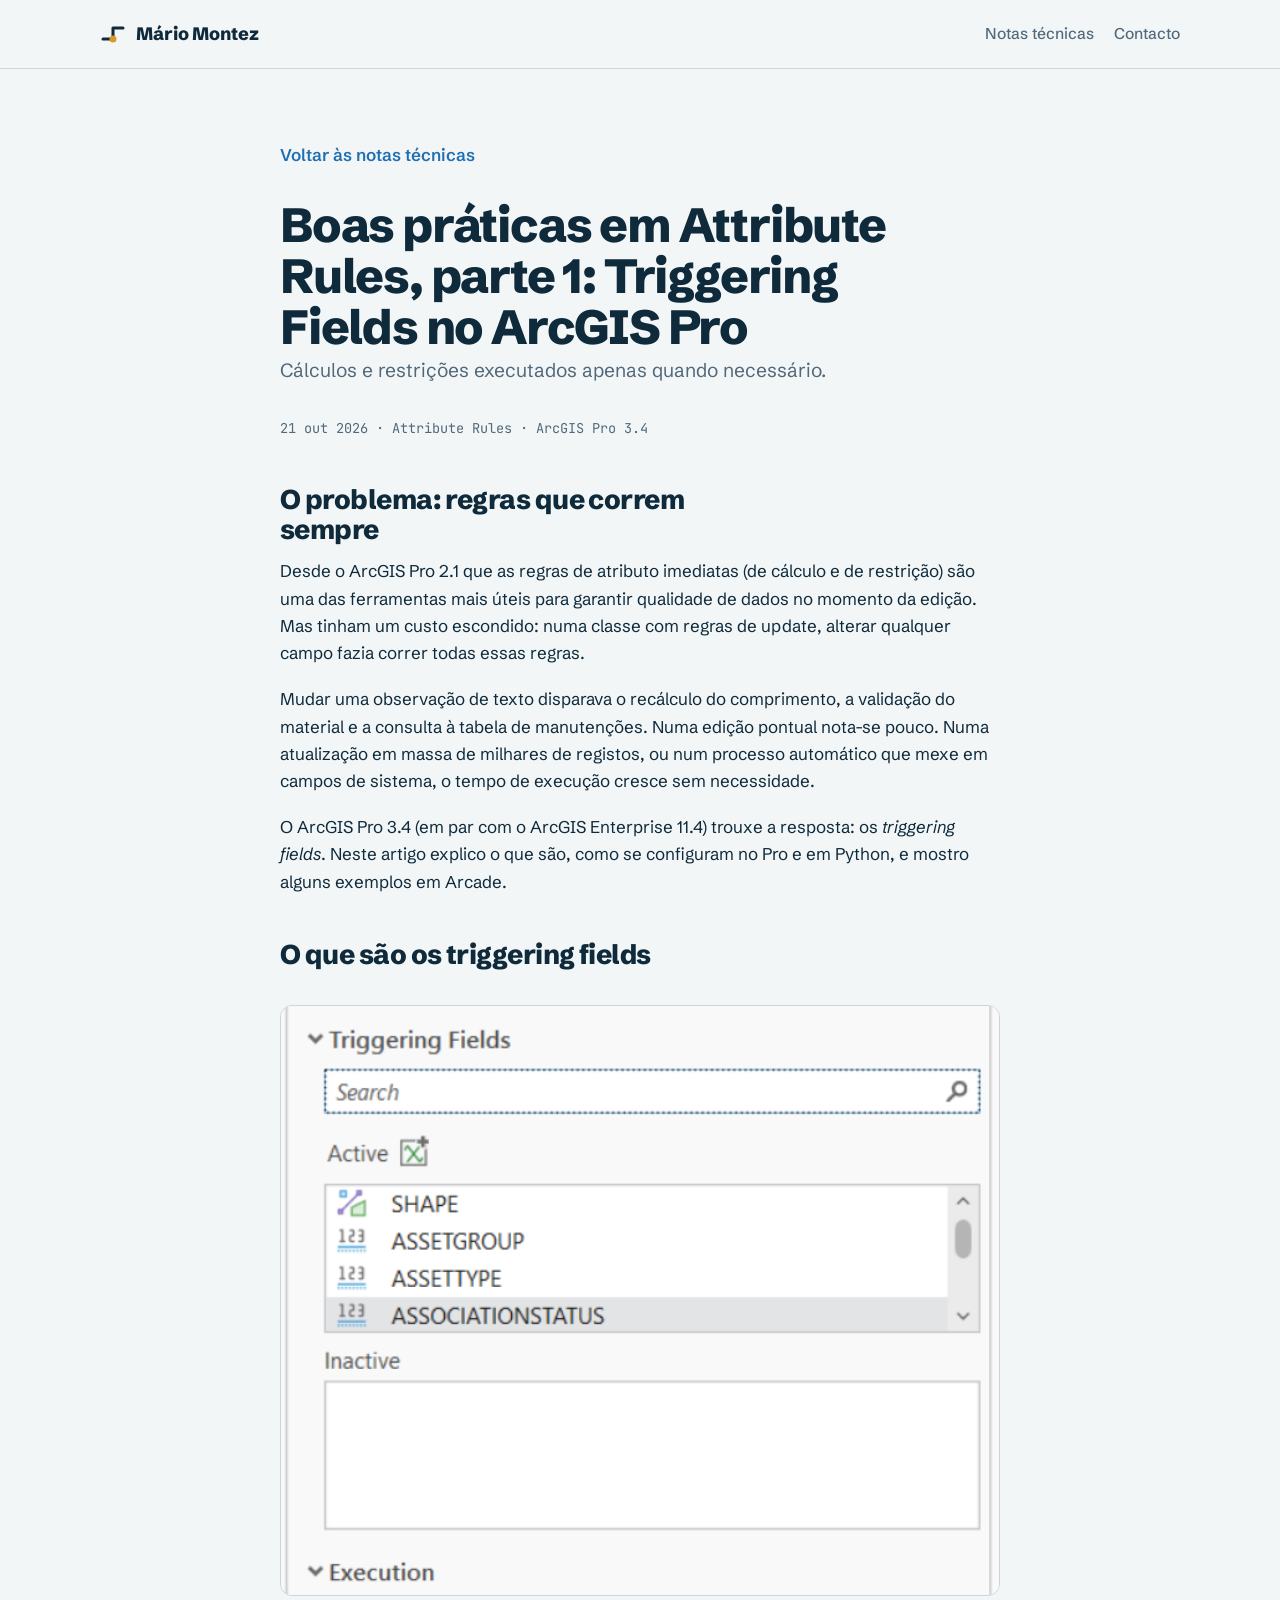
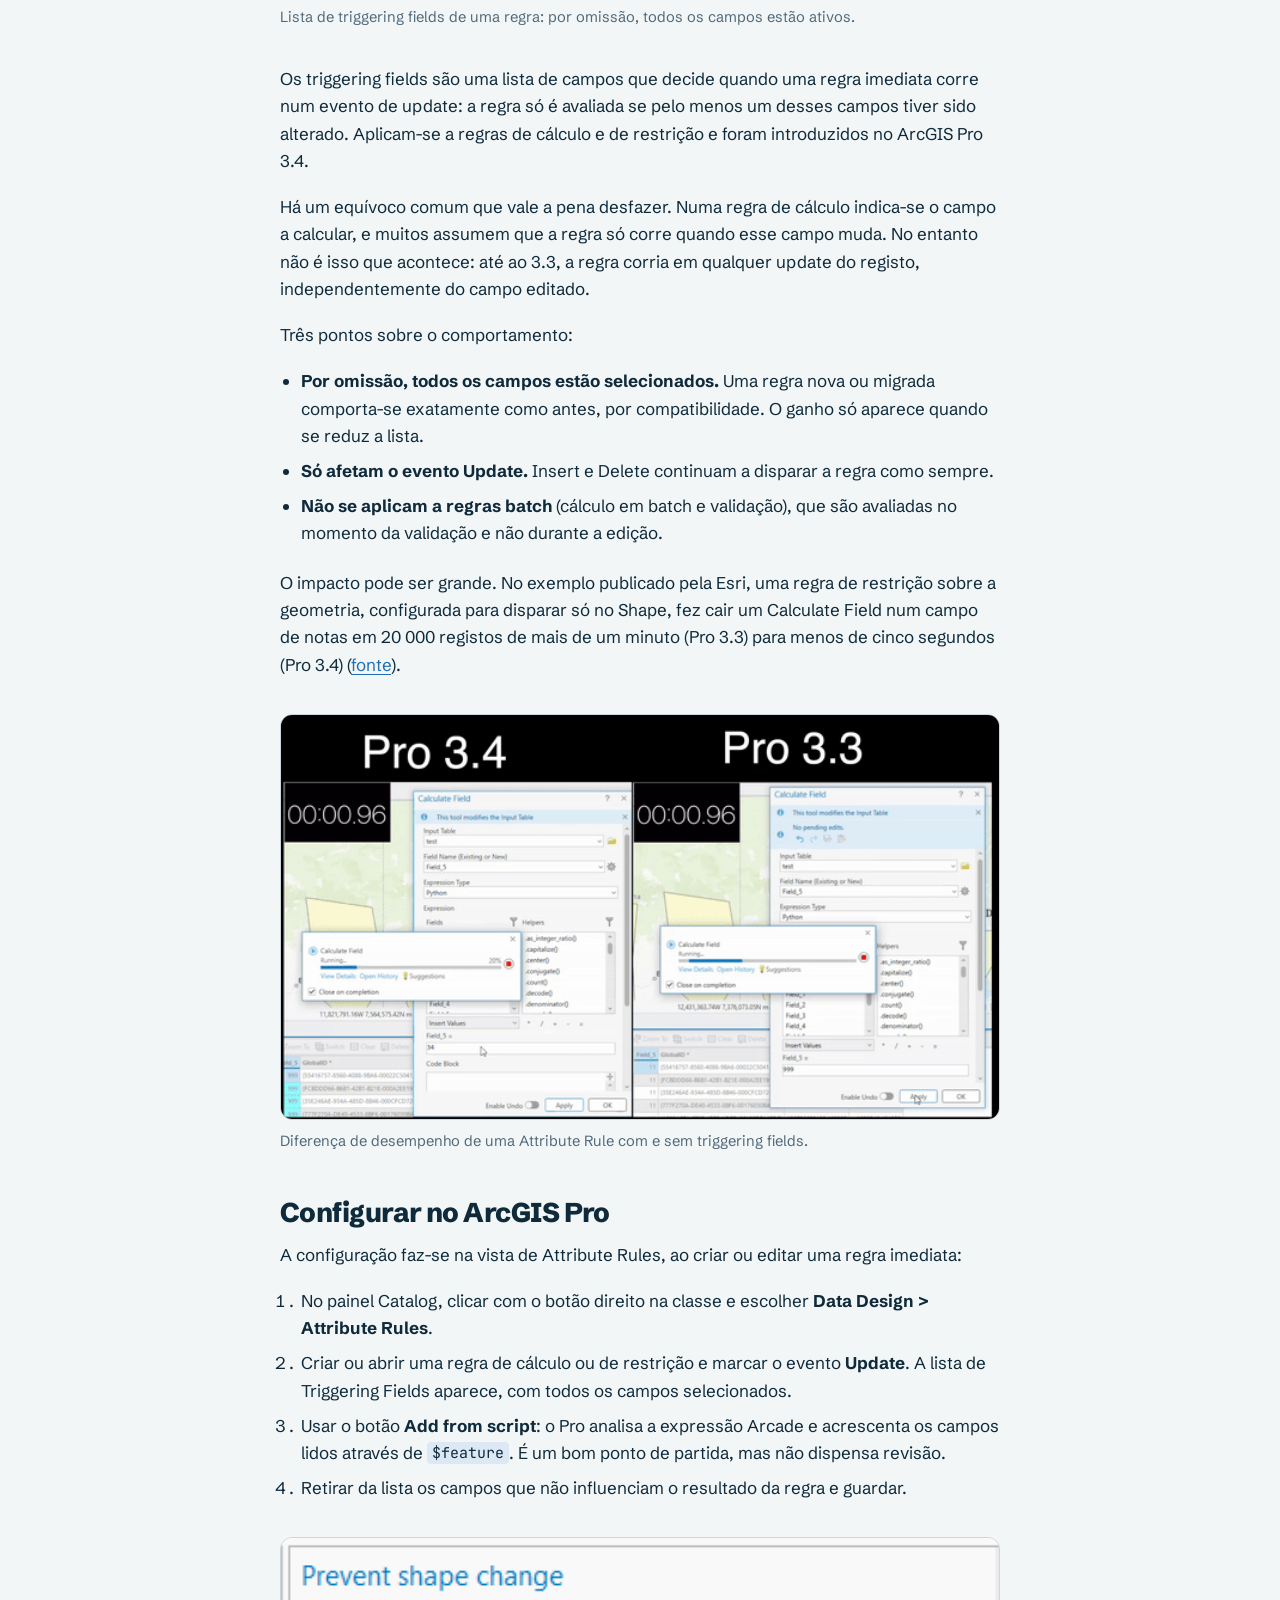
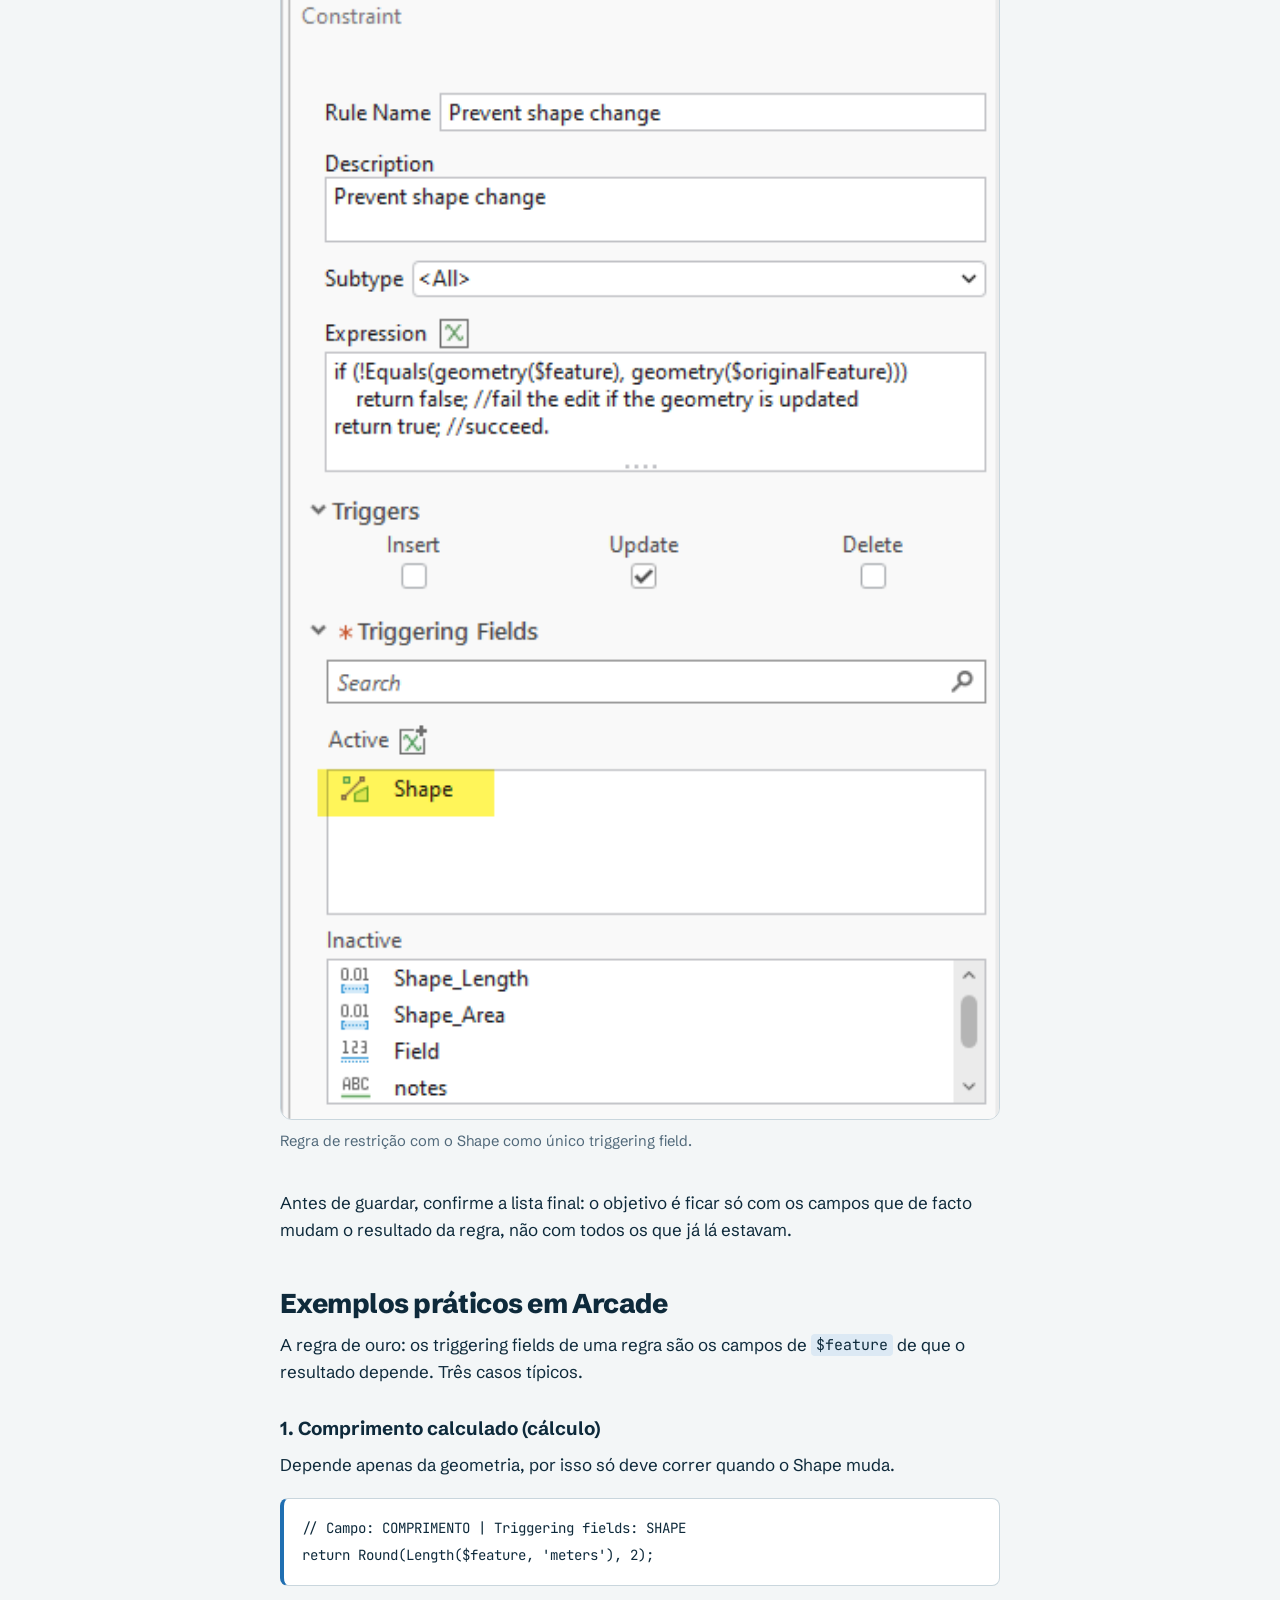
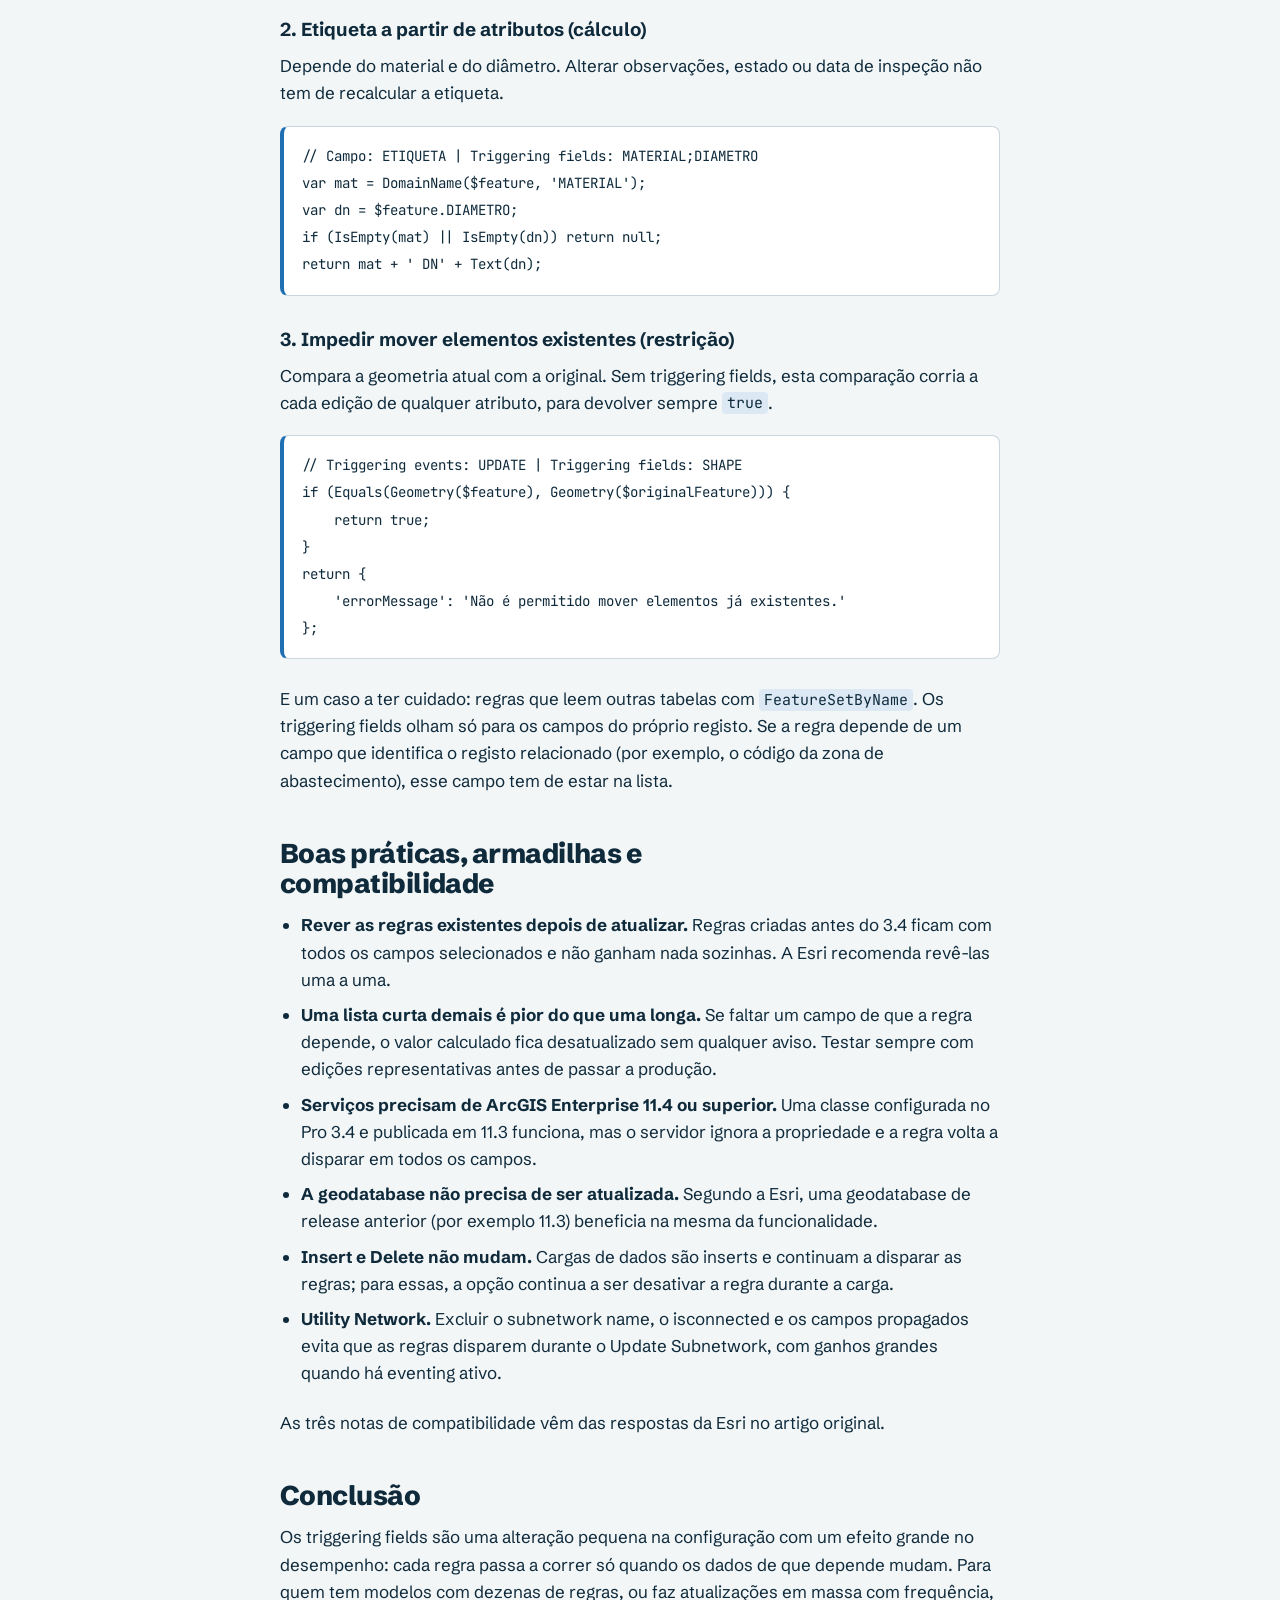
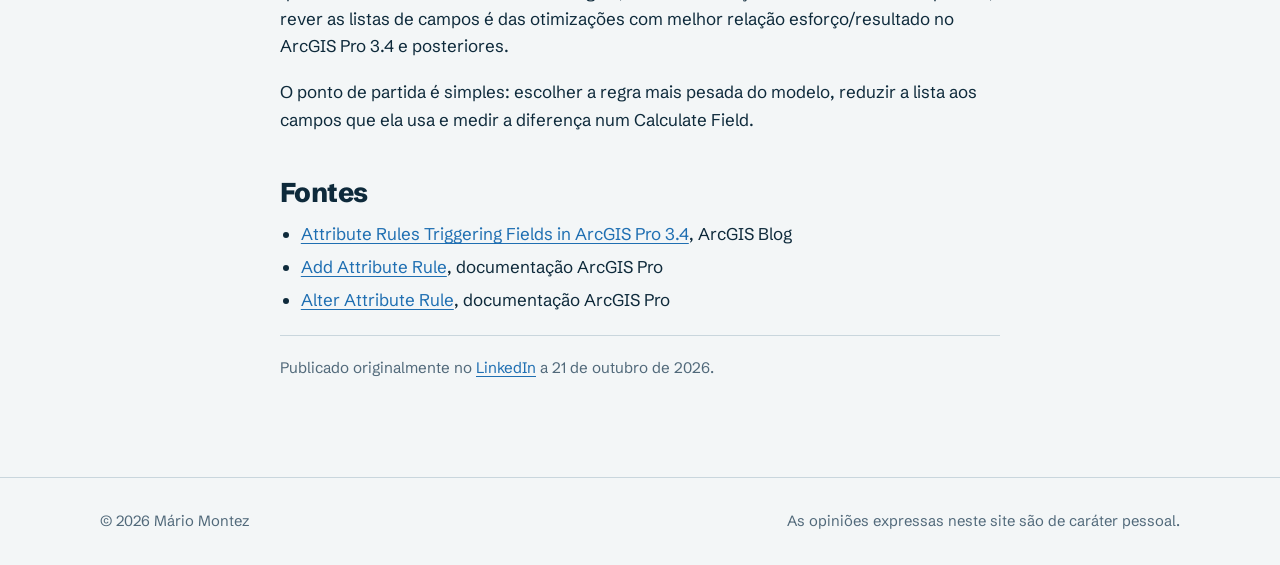
<file: notas/attribute-rules-triggering-fields.html>
<!doctype html>
<html lang="pt-PT">
<head>
<meta charset="utf-8">
<meta name="viewport" content="width=device-width, initial-scale=1">
<title>Boas práticas em Attribute Rules, parte 1: Triggering Fields no ArcGIS Pro | Mário Montez</title>
<meta name="description" content="Como configurar triggering fields no ArcGIS Pro 3.4 para que as regras de cálculo e de restrição sejam executadas apenas quando necessário.">
<meta name="author" content="Mário Montez">
<meta property="og:type" content="article">
<meta property="og:title" content="Boas práticas em Attribute Rules, parte 1: Triggering Fields no ArcGIS Pro">
<meta property="og:description" content="Cálculos e restrições executados apenas quando necessário.">
<link rel="canonical" href="https://[seudominio].pt/notas/attribute-rules-triggering-fields.html">
<link rel="preconnect" href="https://fonts.googleapis.com">
<link rel="preconnect" href="https://fonts.gstatic.com" crossorigin>
<link href="https://fonts.googleapis.com/css2?family=Schibsted+Grotesk:wght@400;500;600;700;800&family=JetBrains+Mono:wght@400;500&display=swap" rel="stylesheet">
<link rel="stylesheet" href="../css/style.css">
</head>
<body>
<a class="skip" href="#main">Saltar para o conteúdo</a>

<header>
  <nav class="wrap nav" aria-label="Principal">
    <a class="brand" href="../index.html">
      <svg viewBox="0 0 26 26" aria-hidden="true"><path d="M3 18 H13 V7 H23" fill="none" stroke="currentColor" stroke-width="3" stroke-linecap="round" stroke-linejoin="round"/><circle cx="13" cy="18" r="3.5" fill="#D9982A"/></svg>
      Mário Montez
    </a>
    <div class="links" style="display:flex; position:static; flex-direction:row; gap:1.25rem; padding:0; border:0; background:none">
      <a href="../index.html#notas">Notas técnicas</a>
      <a href="../index.html#contacto">Contacto</a>
    </div>
  </nav>
</header>

<main id="main" class="article">
  <div class="wrap">
    <a class="back" href="../index.html#notas">Voltar às notas técnicas</a>
    <article>
      <h1>Boas práticas em Attribute Rules, parte 1: Triggering Fields no ArcGIS Pro</h1>
      <p class="lead">Cálculos e restrições executados apenas quando necessário.</p>
      <p class="meta"><time datetime="2026-10-21">21 out 2026</time> · Attribute Rules · ArcGIS Pro 3.4</p>

      <h2>O problema: regras que correm sempre</h2>

      <p>Desde o ArcGIS Pro 2.1 que as regras de atributo imediatas (de cálculo e de restrição) são uma das ferramentas mais úteis para garantir qualidade de dados no momento da edição. Mas tinham um custo escondido: numa classe com regras de update, alterar qualquer campo fazia correr todas essas regras.</p>

      <p>Mudar uma observação de texto disparava o recálculo do comprimento, a validação do material e a consulta à tabela de manutenções. Numa edição pontual nota-se pouco. Numa atualização em massa de milhares de registos, ou num processo automático que mexe em campos de sistema, o tempo de execução cresce sem necessidade.</p>

      <p>O ArcGIS Pro 3.4 (em par com o ArcGIS Enterprise 11.4) trouxe a resposta: os <i>triggering fields</i>. Neste artigo explico o que são, como se configuram no Pro e em Python, e mostro alguns exemplos em Arcade.</p>

      <h2>O que são os triggering fields</h2>

      <figure>
        <img src="../img/tf-lista-predefinida.png" alt="Secção Triggering Fields da vista de Attribute Rules no ArcGIS Pro, com SHAPE, ASSETGROUP, ASSETTYPE e ASSOCIATIONSTATUS na lista Active e a lista Inactive vazia" loading="lazy">
        <figcaption>Lista de triggering fields de uma regra: por omissão, todos os campos estão ativos.</figcaption>
      </figure>

      <p>Os triggering fields são uma lista de campos que decide quando uma regra imediata corre num evento de update: a regra só é avaliada se pelo menos um desses campos tiver sido alterado. Aplicam-se a regras de cálculo e de restrição e foram introduzidos no ArcGIS Pro 3.4.</p>

      <p>Há um equívoco comum que vale a pena desfazer. Numa regra de cálculo indica-se o campo a calcular, e muitos assumem que a regra só corre quando esse campo muda. No entanto não é isso que acontece: até ao 3.3, a regra corria em qualquer update do registo, independentemente do campo editado.</p>

      <p>Três pontos sobre o comportamento:</p>
      <ul>
        <li><strong>Por omissão, todos os campos estão selecionados.</strong> Uma regra nova ou migrada comporta-se exatamente como antes, por compatibilidade. O ganho só aparece quando se reduz a lista.</li>
        <li><strong>Só afetam o evento Update.</strong> Insert e Delete continuam a disparar a regra como sempre.</li>
        <li><strong>Não se aplicam a regras batch</strong> (cálculo em batch e validação), que são avaliadas no momento da validação e não durante a edição.</li>
      </ul>

      <p>O impacto pode ser grande. No exemplo publicado pela Esri, uma regra de restrição sobre a geometria, configurada para disparar só no Shape, fez cair um Calculate Field num campo de notas em 20 000 registos de mais de um minuto (Pro 3.3) para menos de cinco segundos (Pro 3.4) (<a href="https://www.esri.com/arcgis-blog/products/arcgis-pro/data-management/attribute-rules-triggering-fields/">fonte</a>).</p>

      <figure>
        <img src="../img/tf-desempenho-pro34-pro33.gif" alt="Animação com cronómetro a comparar, lado a lado, a execução do Calculate Field no ArcGIS Pro 3.4 e no ArcGIS Pro 3.3" loading="lazy">
        <figcaption>Diferença de desempenho de uma Attribute Rule com e sem triggering fields.</figcaption>
      </figure>

      <h2>Configurar no ArcGIS Pro</h2>

      <p>A configuração faz-se na vista de Attribute Rules, ao criar ou editar uma regra imediata:</p>
      <ol>
        <li>No painel Catalog, clicar com o botão direito na classe e escolher <strong>Data Design &gt; Attribute Rules</strong>.</li>
        <li>Criar ou abrir uma regra de cálculo ou de restrição e marcar o evento <strong>Update</strong>. A lista de Triggering Fields aparece, com todos os campos selecionados.</li>
        <li>Usar o botão <strong>Add from script</strong>: o Pro analisa a expressão Arcade e acrescenta os campos lidos através de <code>$feature</code>. É um bom ponto de partida, mas não dispensa revisão.</li>
        <li>Retirar da lista os campos que não influenciam o resultado da regra e guardar.</li>
      </ol>

      <figure>
        <img src="../img/tf-regra-shape.png" alt="Regra de restrição Prevent shape change no ArcGIS Pro, com o evento Update ativo e apenas o campo Shape na lista de triggering fields ativos" loading="lazy">
        <figcaption>Regra de restrição com o Shape como único triggering field.</figcaption>
      </figure>

      <p>Antes de guardar, confirme a lista final: o objetivo é ficar só com os campos que de facto mudam o resultado da regra, não com todos os que já lá estavam.</p>

      <h2>Exemplos práticos em Arcade</h2>

      <p>A regra de ouro: os triggering fields de uma regra são os campos de <code>$feature</code> de que o resultado depende. Três casos típicos.</p>

      <h3>1. Comprimento calculado (cálculo)</h3>
      <p>Depende apenas da geometria, por isso só deve correr quando o Shape muda.</p>
<pre><code>// Campo: COMPRIMENTO | Triggering fields: SHAPE
return Round(Length($feature, 'meters'), 2);</code></pre>

      <h3>2. Etiqueta a partir de atributos (cálculo)</h3>
      <p>Depende do material e do diâmetro. Alterar observações, estado ou data de inspeção não tem de recalcular a etiqueta.</p>
<pre><code>// Campo: ETIQUETA | Triggering fields: MATERIAL;DIAMETRO
var mat = DomainName($feature, 'MATERIAL');
var dn = $feature.DIAMETRO;
if (IsEmpty(mat) || IsEmpty(dn)) return null;
return mat + ' DN' + Text(dn);</code></pre>

      <h3>3. Impedir mover elementos existentes (restrição)</h3>
      <p>Compara a geometria atual com a original. Sem triggering fields, esta comparação corria a cada edição de qualquer atributo, para devolver sempre <code>true</code>.</p>
<pre><code>// Triggering events: UPDATE | Triggering fields: SHAPE
if (Equals(Geometry($feature), Geometry($originalFeature))) {
    return true;
}
return {
    'errorMessage': 'Não é permitido mover elementos já existentes.'
};</code></pre>

      <p>E um caso a ter cuidado: regras que leem outras tabelas com <code>FeatureSetByName</code>. Os triggering fields olham só para os campos do próprio registo. Se a regra depende de um campo que identifica o registo relacionado (por exemplo, o código da zona de abastecimento), esse campo tem de estar na lista.</p>

      <h2>Boas práticas, armadilhas e compatibilidade</h2>
      <ul>
        <li><strong>Rever as regras existentes depois de atualizar.</strong> Regras criadas antes do 3.4 ficam com todos os campos selecionados e não ganham nada sozinhas. A Esri recomenda revê-las uma a uma.</li>
        <li><strong>Uma lista curta demais é pior do que uma longa.</strong> Se faltar um campo de que a regra depende, o valor calculado fica desatualizado sem qualquer aviso. Testar sempre com edições representativas antes de passar a produção.</li>
        <li><strong>Serviços precisam de ArcGIS Enterprise 11.4 ou superior.</strong> Uma classe configurada no Pro 3.4 e publicada em 11.3 funciona, mas o servidor ignora a propriedade e a regra volta a disparar em todos os campos.</li>
        <li><strong>A geodatabase não precisa de ser atualizada.</strong> Segundo a Esri, uma geodatabase de release anterior (por exemplo 11.3) beneficia na mesma da funcionalidade.</li>
        <li><strong>Insert e Delete não mudam.</strong> Cargas de dados são inserts e continuam a disparar as regras; para essas, a opção continua a ser desativar a regra durante a carga.</li>
        <li><strong>Utility Network.</strong> Excluir o subnetwork name, o isconnected e os campos propagados evita que as regras disparem durante o Update Subnetwork, com ganhos grandes quando há eventing ativo.</li>
      </ul>
      <p>As três notas de compatibilidade vêm das respostas da Esri no artigo original.</p>

      <h2>Conclusão</h2>

      <p>Os triggering fields são uma alteração pequena na configuração com um efeito grande no desempenho: cada regra passa a correr só quando os dados de que depende mudam. Para quem tem modelos com dezenas de regras, ou faz atualizações em massa com frequência, rever as listas de campos é das otimizações com melhor relação esforço/resultado no ArcGIS Pro 3.4 e posteriores.</p>

      <p>O ponto de partida é simples: escolher a regra mais pesada do modelo, reduzir a lista aos campos que ela usa e medir a diferença num Calculate Field.</p>

      <h2>Fontes</h2>
      <ul class="sources">
        <li><a href="https://www.esri.com/arcgis-blog/products/arcgis-pro/data-management/attribute-rules-triggering-fields/">Attribute Rules Triggering Fields in ArcGIS Pro 3.4</a>, ArcGIS Blog</li>
        <li><a href="https://pro.arcgis.com/en/pro-app/latest/tool-reference/data-management/add-attribute-rule.htm">Add Attribute Rule</a>, documentação ArcGIS Pro</li>
        <li><a href="https://pro.arcgis.com/en/pro-app/latest/tool-reference/data-management/alter-attribute-rule.htm">Alter Attribute Rule</a>, documentação ArcGIS Pro</li>
      </ul>

      <p class="origin">Publicado originalmente no <a href="https://www.linkedin.com/in/mariomontez/">LinkedIn</a> a 21 de outubro de 2026.</p>
    </article>
  </div>
</main>

<footer>
  <div class="wrap">
    <span>© 2026 Mário Montez</span>
    <span>As opiniões expressas neste site são de caráter pessoal.</span>
  </div>
</footer>
<!-- Estatísticas de visitas (GoatCounter, sem cookies) -->
<script data-goatcounter="https://mmontez.goatcounter.com/count" async src="https://gc.zgo.at/count.js"></script>
</body>
</html>
</file>
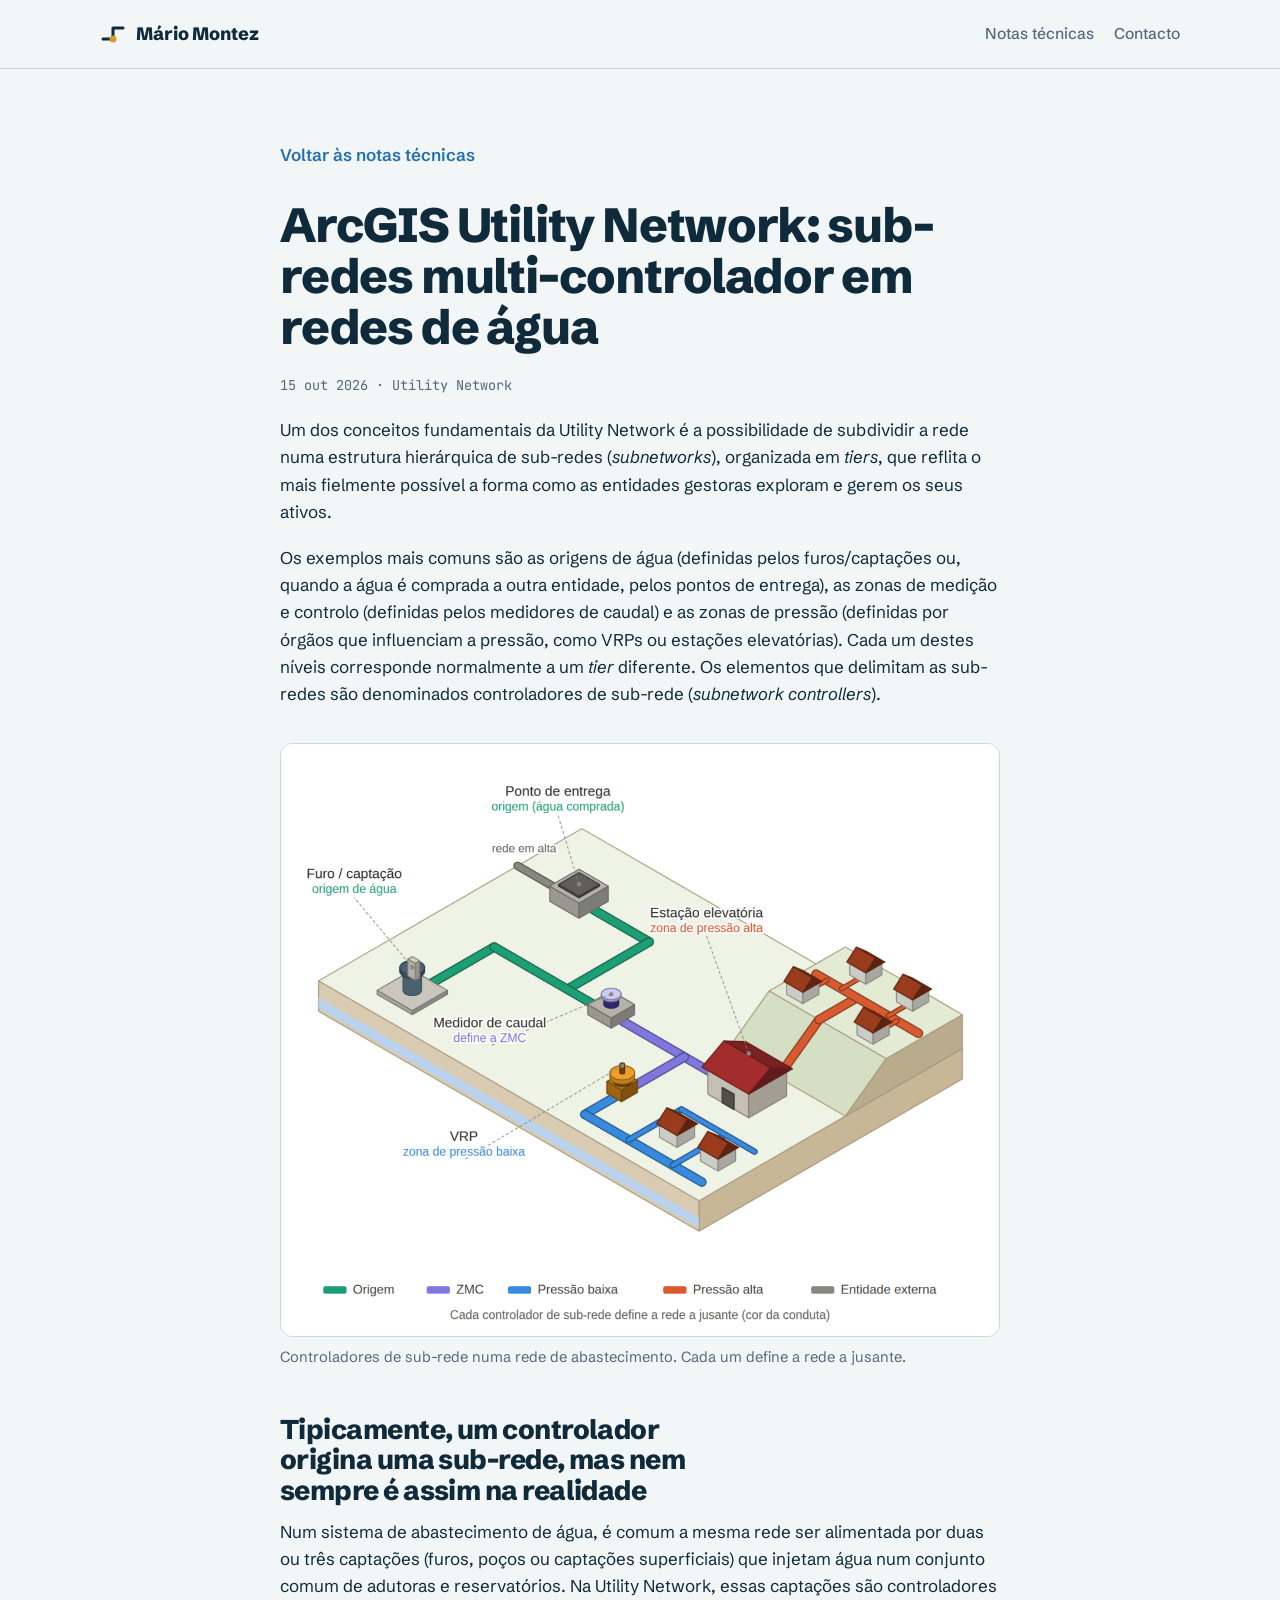
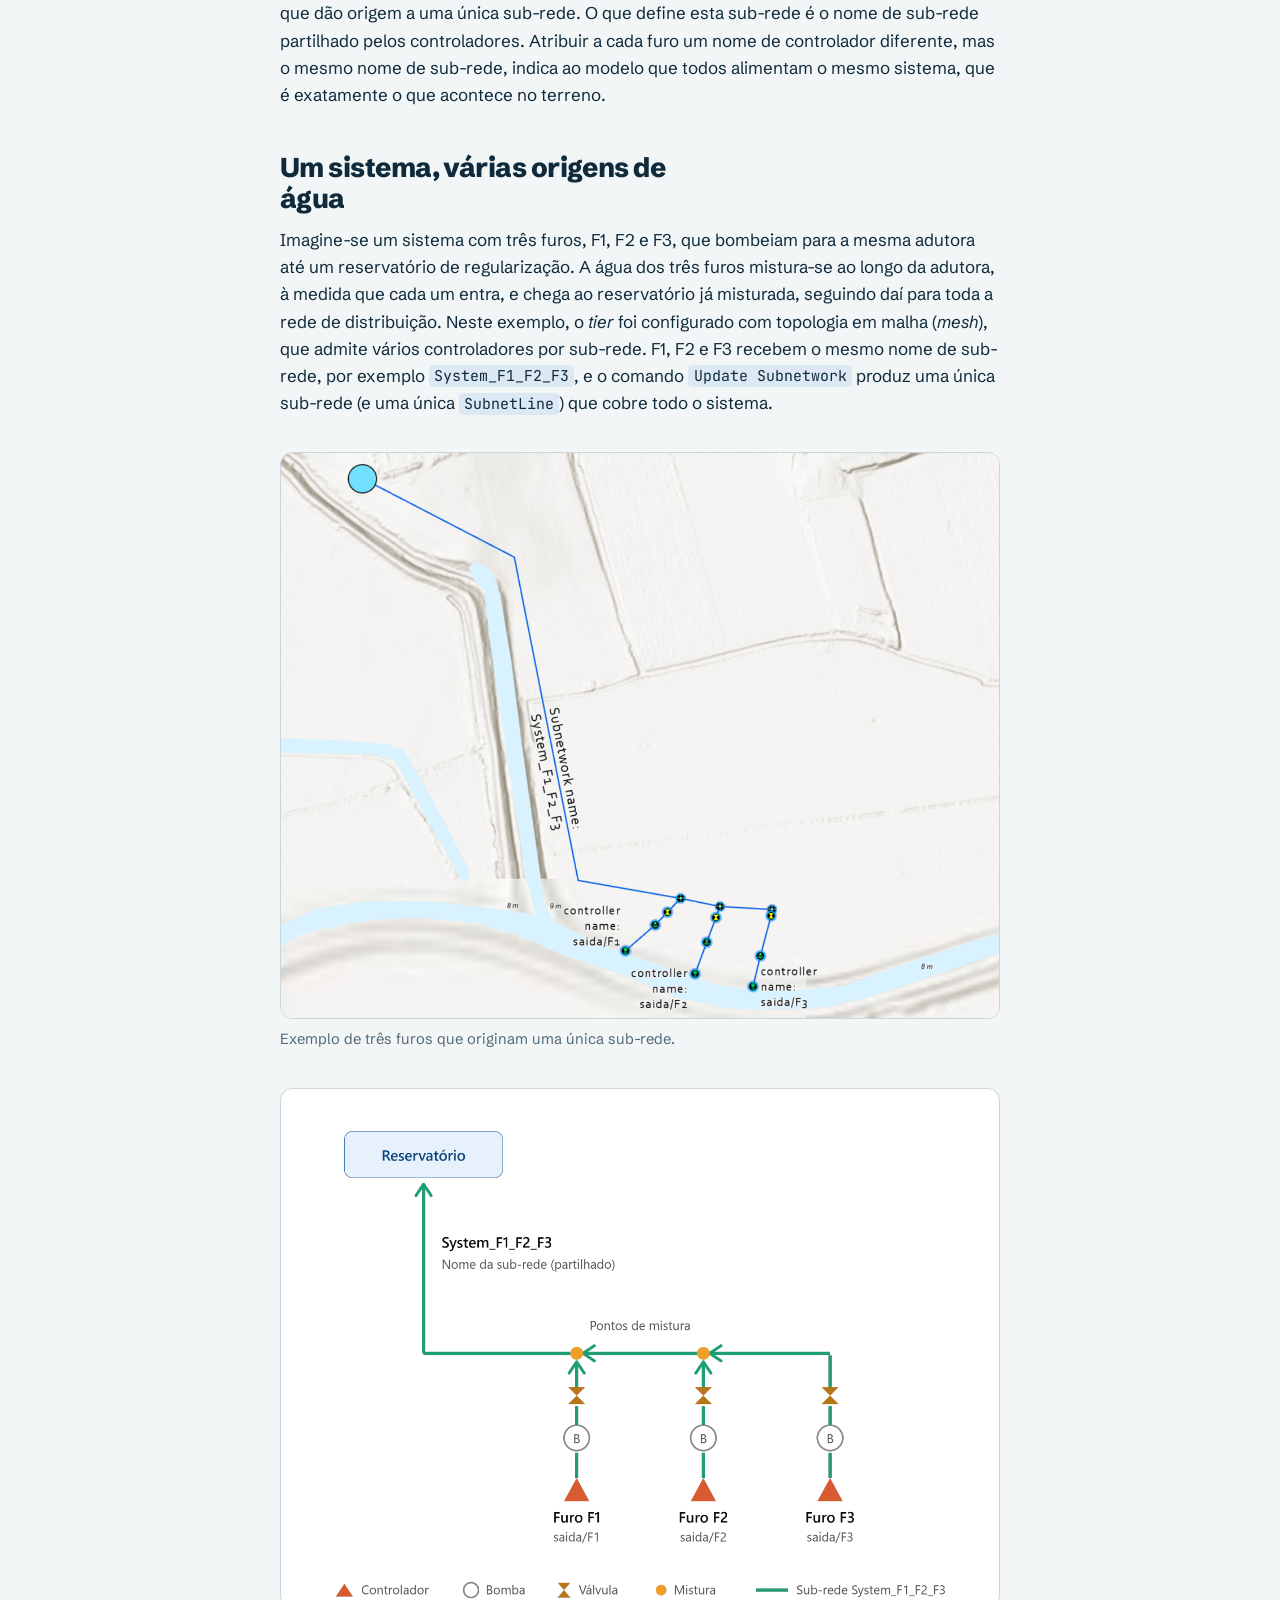
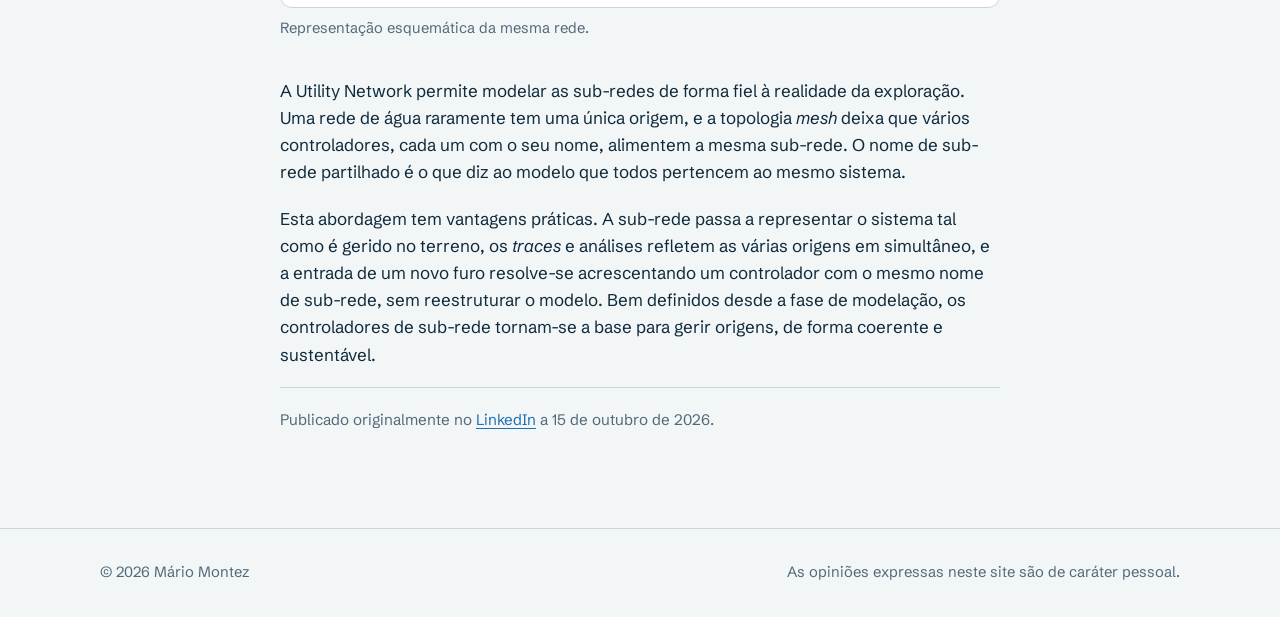
<file: notas/subredes-multi-controlador.html>
<!doctype html>
<html lang="pt-PT">
<head>
<meta charset="utf-8">
<meta name="viewport" content="width=device-width, initial-scale=1">
<title>Sub-redes multi-controlador em redes de água | Mário Montez</title>
<meta name="description" content="Como modelar na ArcGIS Utility Network um sistema de abastecimento alimentado por vários furos como uma única sub-rede, com topologia mesh.">
<meta name="author" content="Mário Montez">
<meta property="og:type" content="article">
<meta property="og:title" content="ArcGIS Utility Network: sub-redes multi-controlador em redes de água">
<meta property="og:description" content="Vários furos, um sistema: controladores com o mesmo nome de sub-rede e topologia mesh.">
<link rel="canonical" href="https://[seudominio].pt/notas/subredes-multi-controlador.html">
<link rel="preconnect" href="https://fonts.googleapis.com">
<link rel="preconnect" href="https://fonts.gstatic.com" crossorigin>
<link href="https://fonts.googleapis.com/css2?family=Schibsted+Grotesk:wght@400;500;600;700;800&family=JetBrains+Mono:wght@400;500&display=swap" rel="stylesheet">
<link rel="stylesheet" href="../css/style.css">
</head>
<body>
<a class="skip" href="#main">Saltar para o conteúdo</a>

<header>
  <nav class="wrap nav" aria-label="Principal">
    <a class="brand" href="../index.html">
      <svg viewBox="0 0 26 26" aria-hidden="true"><path d="M3 18 H13 V7 H23" fill="none" stroke="currentColor" stroke-width="3" stroke-linecap="round" stroke-linejoin="round"/><circle cx="13" cy="18" r="3.5" fill="#D9982A"/></svg>
      Mário Montez
    </a>
    <div class="links" style="display:flex; position:static; flex-direction:row; gap:1.25rem; padding:0; border:0; background:none">
      <a href="../index.html#notas">Notas técnicas</a>
      <a href="../index.html#contacto">Contacto</a>
    </div>
  </nav>
</header>

<main id="main" class="article">
  <div class="wrap">
    <a class="back" href="../index.html#notas">Voltar às notas técnicas</a>
    <article>
      <h1>ArcGIS Utility Network: sub-redes multi-controlador em redes de água</h1>
      <p class="meta"><time datetime="2026-10-15">15 out 2026</time> · Utility Network</p>

      <p>Um dos conceitos fundamentais da Utility Network é a possibilidade de subdividir a rede numa estrutura hierárquica de sub-redes (<i>subnetworks</i>), organizada em <i>tiers</i>, que reflita o mais fielmente possível a forma como as entidades gestoras exploram e gerem os seus ativos.</p>

      <p>Os exemplos mais comuns são as origens de água (definidas pelos furos/captações ou, quando a água é comprada a outra entidade, pelos pontos de entrega), as zonas de medição e controlo (definidas pelos medidores de caudal) e as zonas de pressão (definidas por órgãos que influenciam a pressão, como VRPs ou estações elevatórias). Cada um destes níveis corresponde normalmente a um <i>tier</i> diferente. Os elementos que delimitam as sub-redes são denominados controladores de sub-rede (<i>subnetwork controllers</i>).</p>

      <figure>
        <img src="../img/controladores-sub-rede.png" alt="Ilustração isométrica de uma rede de abastecimento com os vários controladores de sub-rede: furo/captação e ponto de entrega como origens de água, medidor de caudal a definir a ZMC, VRP a definir a zona de pressão baixa e estação elevatória a definir a zona de pressão alta. A cor de cada conduta indica a sub-rede a que pertence." loading="lazy">
        <figcaption>Controladores de sub-rede numa rede de abastecimento. Cada um define a rede a jusante.</figcaption>
      </figure>

      <h2>Tipicamente, um controlador origina uma sub-rede, mas nem sempre é assim na realidade</h2>

      <p>Num sistema de abastecimento de água, é comum a mesma rede ser alimentada por duas ou três captações (furos, poços ou captações superficiais) que injetam água num conjunto comum de adutoras e reservatórios. Na Utility Network, essas captações são controladores que dão origem a uma única sub-rede. O que define esta sub-rede é o nome de sub-rede partilhado pelos controladores. Atribuir a cada furo um nome de controlador diferente, mas o mesmo nome de sub-rede, indica ao modelo que todos alimentam o mesmo sistema, que é exatamente o que acontece no terreno.</p>

      <h2>Um sistema, várias origens de água</h2>

      <p>Imagine-se um sistema com três furos, F1, F2 e F3, que bombeiam para a mesma adutora até um reservatório de regularização. A água dos três furos mistura-se ao longo da adutora, à medida que cada um entra, e chega ao reservatório já misturada, seguindo daí para toda a rede de distribuição. Neste exemplo, o <i>tier</i> foi configurado com topologia em malha (<i>mesh</i>), que admite vários controladores por sub-rede. F1, F2 e F3 recebem o mesmo nome de sub-rede, por exemplo <code>System_F1_F2_F3</code>, e o comando <code>Update Subnetwork</code> produz uma única sub-rede (e uma única <code>SubnetLine</code>) que cobre todo o sistema.</p>

      <figure>
        <img src="../img/subrede-tres-furos.png" alt="Mapa com três furos (controladores saida/F1, saida/F2 e saida/F3) ligados a uma adutora comum até ao reservatório, com a sub-rede System_F1_F2_F3" loading="lazy">
        <figcaption>Exemplo de três furos que originam uma única sub-rede.</figcaption>
      </figure>

      <figure>
        <img src="../img/subrede-esquema.png" alt="Esquema: furos F1, F2 e F3, cada um com bomba e válvula, juntam-se em pontos de mistura numa adutora que segue para o reservatório, formando a sub-rede System_F1_F2_F3" loading="lazy">
        <figcaption>Representação esquemática da mesma rede.</figcaption>
      </figure>

      <p>A Utility Network permite modelar as sub-redes de forma fiel à realidade da exploração. Uma rede de água raramente tem uma única origem, e a topologia <i>mesh</i> deixa que vários controladores, cada um com o seu nome, alimentem a mesma sub-rede. O nome de sub-rede partilhado é o que diz ao modelo que todos pertencem ao mesmo sistema.</p>

      <p>Esta abordagem tem vantagens práticas. A sub-rede passa a representar o sistema tal como é gerido no terreno, os <i>traces</i> e análises refletem as várias origens em simultâneo, e a entrada de um novo furo resolve-se acrescentando um controlador com o mesmo nome de sub-rede, sem reestruturar o modelo. Bem definidos desde a fase de modelação, os controladores de sub-rede tornam-se a base para gerir origens, de forma coerente e sustentável.</p>

      <p class="origin">Publicado originalmente no <a href="https://www.linkedin.com/in/mariomontez/">LinkedIn</a> a 15 de outubro de 2026.</p>
    </article>
  </div>
</main>

<footer>
  <div class="wrap">
    <span>© 2026 Mário Montez</span>
    <span>As opiniões expressas neste site são de caráter pessoal.</span>
  </div>
</footer>
<!-- Estatísticas de visitas (GoatCounter, sem cookies) -->
<script data-goatcounter="https://mmontez.goatcounter.com/count" async src="https://gc.zgo.at/count.js"></script>
</body>
</html>
</file>
<file: css/style.css>
:root {
    --bg: #F3F6F7; --surface: #FFFFFF; --ink: #0E2A3B; --muted: #51697A;
    --line: #C9D6DD; --pipe: #1F6FB2; --valve: #D9982A; --pipe-soft: #DCE9F4;
    --mono: "JetBrains Mono", ui-monospace, "Cascadia Code", Consolas, monospace;
    color-scheme: light;
  }
  @media (prefers-color-scheme: dark) {
    :root {
      --bg: #0C1C27; --surface: #12283A; --ink: #E6EEF2; --muted: #9DB2C0;
      --line: #284457; --pipe: #5BA4E6; --valve: #F0B44C; --pipe-soft: #163752;
      color-scheme: dark;
    }
  }
  *, *::before, *::after { box-sizing: border-box; }
  html { scroll-behavior: smooth; scroll-padding-top: 5rem; }
  @media (prefers-reduced-motion: reduce) { html { scroll-behavior: auto; } }
  body {
    margin: 0; background: var(--bg); color: var(--ink);
    font-family: "Schibsted Grotesk", "Segoe UI", system-ui, -apple-system, sans-serif;
    font-size: 1.0625rem; line-height: 1.6; -webkit-font-smoothing: antialiased;
  }
  img, svg { max-width: 100%; }
  .leaflet-container svg, .leaflet-container img { max-width: none !important; max-height: none !important; }
  a { color: var(--pipe); text-underline-offset: 3px; }
  :focus-visible { outline: 3px solid var(--valve); outline-offset: 3px; border-radius: 2px; }
  code { font-family: var(--mono); font-size: .88em; background: var(--pipe-soft); padding: .1em .35em; border-radius: 4px; }
  .skip { position: absolute; left: -999px; top: 0; background: var(--ink); color: var(--bg); padding: .6rem 1rem; z-index: 100; }
  .skip:focus { left: 1rem; top: 1rem; }
  .wrap { width: min(1080px, 100% - 3rem); margin-inline: auto; }

  header { position: sticky; top: 0; z-index: 50; background: color-mix(in srgb, var(--bg) 88%, transparent); backdrop-filter: blur(10px); border-bottom: 1px solid var(--line); }
  .nav { display: flex; align-items: center; justify-content: space-between; height: 4.25rem; }
  .brand { font-weight: 800; font-size: 1.125rem; color: var(--ink); text-decoration: none; display: flex; align-items: center; gap: .6rem; }
  .brand svg { width: 26px; height: 26px; }
  .links { display: flex; gap: 1.75rem; align-items: center; }
  .links a { color: var(--muted); text-decoration: none; font-weight: 500; font-size: .975rem; }
  .links a:hover { color: var(--ink); }
  .menu-btn { display: none; background: none; border: 1px solid var(--line); color: var(--ink); font: inherit; font-weight: 600; padding: .45rem .9rem; border-radius: 999px; cursor: pointer; }
  @media (max-width: 820px) {
    .menu-btn { display: block; }
    .links { position: absolute; top: 4.25rem; left: 0; right: 0; flex-direction: column; align-items: flex-start; gap: 0; background: var(--bg); border-bottom: 1px solid var(--line); padding: .5rem 1.5rem 1.25rem; display: none; }
    .links.open { display: flex; }
    .links a { padding: .7rem 0; width: 100%; font-size: 1.05rem; }
  }

  /* Hero */
  .hero { padding: clamp(3rem, 7vw, 5.5rem) 0 clamp(2.5rem, 5vw, 4rem); }
  .hero .wrap { width: min(1280px, 100% - 3rem); }
  .hero-grid { display: grid; grid-template-columns: .85fr 1.15fr; gap: 2.5rem; align-items: center; }
  .role { color: var(--pipe); font-weight: 600; margin: 0 0 1rem; }
  h1 { font-size: clamp(2.2rem, 4.8vw, 3.6rem); line-height: 1.06; letter-spacing: -0.025em; font-weight: 800; margin: 0 0 1.4rem; max-width: 21ch; }
  .lede { font-size: 1.175rem; color: var(--muted); max-width: 54ch; margin: 0 0 2rem; }
  .profiles { display: flex; flex-wrap: wrap; gap: .6rem; list-style: none; padding: 0; margin: 0; }
  .profiles a { display: inline-block; text-decoration: none; color: var(--ink); font-weight: 600; font-size: .95rem; border: 1.5px solid var(--line); padding: .55rem 1.05rem; border-radius: 999px; }
  .profiles a:hover { border-color: var(--pipe); color: var(--pipe); }

  .network { width: 100%; height: auto; }
  .network .pipe { fill: none; stroke: var(--line); stroke-width: 3; stroke-linecap: round; stroke-linejoin: round; }
  .network .main { stroke: var(--pipe); stroke-width: 6; }
  .network .flow { fill: none; stroke: var(--surface); stroke-width: 2; stroke-dasharray: 2 18; stroke-linecap: round; animation: flow 2.4s linear infinite; opacity: .9; }
  .network .node { fill: var(--surface); stroke: var(--ink); stroke-width: 2.5; }
  .network .valve { fill: var(--valve); }
  .network .tank { fill: var(--pipe-soft); stroke: var(--pipe); stroke-width: 2.5; }
  .network .meter-body { fill:var(--line); stroke:var(--ink); stroke-width:2; }
  .network .meter-flange { fill:var(--valve); stroke:var(--ink); stroke-width:2; }
  .network .meter-ring { fill:var(--valve); stroke:var(--ink); stroke-width:2; }
  .network .meter-face { fill:var(--pipe-soft); stroke:var(--ink); stroke-width:1.5; }
  .network .meter-tick { fill:none; stroke:var(--ink); stroke-width:2; stroke-linecap:round; }
  .network .meter-pin { fill:var(--ink); }
  .network .tank-shell { fill:var(--line); }
  .network .tank-air { fill:#46586A; }
  .network .tank-water { fill:var(--pipe); }
  .network .tank-line { fill:#000000; fill-opacity:.12; }
  .network .sec { stroke:var(--pipe); stroke-width:4; }
  .network .flow-sec { stroke-width:1.5; }
  .network .house-wall { fill:var(--line); stroke:var(--ink); stroke-width:2; }
  .network .house-roof { fill:#B5543C; stroke:var(--ink); stroke-width:2; stroke-linejoin:round; }
  .network .house-door { fill:var(--ink); }
  .network .tree-top { fill:#3E8E5A; stroke:var(--ink); stroke-width:1.5; stroke-linejoin:round; }
  .network .tree-trunk { fill:none; stroke:var(--ink); stroke-width:2; stroke-linecap:round; }
  .network text { fill: var(--muted); font-size: 12.5px; font-family: var(--mono); }
  @keyframes flow { to { stroke-dashoffset: -40; } }
  @media (prefers-reduced-motion: reduce) { .network .flow { animation: none; } }
  @media (max-width: 900px) { .hero-grid { grid-template-columns: 1fr; } .network { max-width: 700px; } }

  section { padding: clamp(3.25rem, 6vw, 5.25rem) 0; }
  .alt { background: var(--surface); border-block: 1px solid var(--line); }
  h2 { font-size: clamp(1.7rem, 3.2vw, 2.4rem); line-height: 1.12; letter-spacing: -0.02em; font-weight: 800; margin: 0 0 .9rem; max-width: 26ch; }
  .intro { color: var(--muted); font-size: 1.1rem; margin: 0 0 2.75rem; }
  h3 { font-size: 1.175rem; line-height: 1.3; margin: 0 0 .5rem; font-weight: 700; }

  /* Áreas */
  .areas { display: grid; grid-template-columns: repeat(3, 1fr); gap: 2.5rem; }
  .areas p { color: var(--muted); margin: 0; }
  .areas h3 { padding-top: 1rem; border-top: 4px solid var(--pipe); }
  @media (max-width: 820px) { .areas { grid-template-columns: 1fr; gap: 2rem; } }

  /* Stack */
  .stack { display: grid; grid-template-columns: 12rem 1fr; border-top: 1px solid var(--line); margin: 0; }
  .stack dt, .stack dd { padding: 1.1rem 0; border-bottom: 1px solid var(--line); margin: 0; }
  .stack dt { font-weight: 700; }
  .chips { display: flex; flex-wrap: wrap; gap: .45rem; list-style: none; padding: 0; margin: 0; }
  .chips li { font-family: var(--mono); font-size: .84rem; padding: .25rem .65rem; border-radius: 6px; background: var(--pipe-soft); }
  @media (max-width: 640px) { .stack { grid-template-columns: 1fr; } .stack dt { border-bottom: 0; padding-bottom: .2rem; } .stack dd { padding-top: .4rem; } }

  /* Projetos */
  .projects { display: grid; gap: 1.25rem; }
  .project { display: grid; grid-template-columns: 1fr 15rem; gap: 2rem; background: var(--bg); border: 1px solid var(--line); border-radius: 14px; padding: 1.75rem; }
  .project p { color: var(--muted); margin: 0 0 .75rem; max-width: 62ch; }
  .project ul.done { margin: 0; padding-left: 1.1rem; color: var(--muted); }
  .project ul.done li { margin-bottom: .3rem; }
  .project aside { border-left: 1px dashed var(--line); padding-left: 1.5rem; font-size: .93rem; }
  .project aside b { display: block; font-size: .82rem; color: var(--pipe); font-weight: 600; margin-top: .9rem; }
  .project aside b:first-child { margin-top: 0; }
  @media (max-width: 760px) { .project { grid-template-columns: 1fr; gap: 1.25rem; } .project aside { border-left: 0; border-top: 1px dashed var(--line); padding: 1rem 0 0; } }

  /* Notas */
  .notes { list-style: none; padding: 0; margin: 0; border-top: 1px solid var(--line); }
  .notes a { display: grid; grid-template-columns: 7.5rem 1fr auto; gap: 1.5rem; align-items: baseline; padding: 1.2rem 0; border-bottom: 1px solid var(--line); text-decoration: none; color: var(--ink); }
  .notes a:hover h3 { color: var(--pipe); }
  .notes time { font-family: var(--mono); font-size: .85rem; color: var(--muted); }
  .notes h3 { margin: 0; font-size: 1.1rem; }
  .notes p { margin: .25rem 0 0; color: var(--muted); font-size: .97rem; }
  .notes .tag { font-family: var(--mono); font-size: .8rem; color: var(--muted); white-space: nowrap; }
  @media (max-width: 680px) { .notes a { grid-template-columns: 1fr; gap: .3rem; } }

  /* Percurso: sequência cronológica */
  .timeline { list-style: none; padding: 0; margin: 0; position: relative; }
  .timeline::before { content: ""; position: absolute; left: 9px; top: .6rem; bottom: .6rem; width: 4px; background: var(--pipe); border-radius: 2px; }
  .timeline li { position: relative; padding: 0 0 2.25rem 3rem; }
  .timeline li:last-child { padding-bottom: 0; }
  .timeline li::before { content: ""; position: absolute; left: 0; top: .35rem; width: 22px; height: 22px; border-radius: 50%; background: var(--surface); border: 3px solid var(--ink); }
  .timeline li:first-child::before { background: var(--valve); border-color: var(--valve); }
  .timeline .when { font-family: var(--mono); font-size: .85rem; color: var(--muted); display: block; margin-bottom: .2rem; }
  .timeline p { margin: .35rem 0 0; color: var(--muted); max-width: 62ch; }
  .cert-grid { display: grid; grid-template-columns: 1.3fr .7fr; gap: 4rem; }
  .certs { list-style: none; padding: 0; margin: 0; border-left: 3px solid var(--pipe); }
  .certs li { padding: .85rem 0 .85rem 1.25rem; border-bottom: 1px solid var(--line); }
  .certs li:last-child { border-bottom: 0; }
  .certs span { display: block; font-size: .875rem; color: var(--muted); }
  .certs b { font-weight: 600; }
  @media (max-width: 860px) { .cert-grid { grid-template-columns: 1fr; gap: 2.5rem; } }

  /* Contacto */
  .contact dl { display: grid; grid-template-columns: 8rem 1fr; gap: .9rem 1.5rem; margin: 0; max-width: 40rem; }
  .contact dt { color: var(--muted); }
  .contact dd { margin: 0; font-weight: 600; }
  .copy { background: none; border: 1px solid var(--line); color: var(--ink); font: inherit; font-size: .85rem; font-weight: 500; padding: .15rem .7rem; border-radius: 999px; cursor: pointer; margin-left: .5rem; }
  @media (max-width: 560px) { .contact dl { grid-template-columns: 1fr; gap: .1rem; } .contact dd { margin-bottom: .8rem; } }

  footer { padding: 2rem 0; border-top: 1px solid var(--line); color: var(--muted); font-size: .925rem; }
  footer .wrap { display: flex; flex-wrap: wrap; justify-content: space-between; gap: 1rem; }

  /* Página de artigo */
  .article { padding: clamp(2.5rem, 6vw, 4.5rem) 0 clamp(3rem, 6vw, 5rem); }
  .article .wrap { width: min(720px, 100% - 3rem); }
  .back { display: inline-block; margin-bottom: 2rem; font-weight: 600; text-decoration: none; }
  .meta { font-family: var(--mono); font-size: .85rem; color: var(--muted); margin: 0 0 2.5rem; }
  .article h1 { font-size: clamp(2rem, 4.4vw, 3rem); max-width: 22ch; }
  .article h2 { font-size: clamp(1.35rem, 2.6vw, 1.7rem); margin: 2.75rem 0 .8rem; }
  .article p { margin: 0 0 1.2rem; }
  .article figure { margin: 2.25rem 0; }
  .article figure img, .article figure svg { display: block; width: 100%; height: auto; border: 1px solid var(--line); border-radius: 12px; background: var(--surface); }
  .article figcaption { font-size: .92rem; color: var(--muted); margin-top: .6rem; }
  .origin { margin-top: 3rem; padding-top: 1.25rem; border-top: 1px solid var(--line); color: var(--muted); font-size: .95rem; }
  .schematic .pipe { fill: none; stroke: var(--pipe); stroke-width: 5; stroke-linecap: round; stroke-linejoin: round; }
  .schematic .branch { fill: none; stroke: var(--line); stroke-width: 3; stroke-linecap: round; }
  .schematic .well { fill: var(--valve); }
  .schematic .tank { fill: var(--pipe-soft); stroke: var(--pipe); stroke-width: 2.5; }
  .schematic .node { fill: var(--surface); stroke: var(--ink); stroke-width: 2; }
  .schematic text { fill: var(--ink); font-family: var(--mono); font-size: 13px; }
  .schematic .small { fill: var(--muted); font-size: 11.5px; }
  .schematic .zone { fill: none; stroke: var(--pipe); stroke-width: 1.5; stroke-dasharray: 6 5; }

  .article .lead { font-size: 1.2rem; color: var(--muted); margin: -1.25rem 0 2rem; }
  .article h3 { margin: 2rem 0 .6rem; }
  .article ul, .article ol { margin: 0 0 1.4rem; padding-left: 1.3rem; }
  .article li { margin-bottom: .5rem; }
  .article pre { background: var(--surface); border: 1px solid var(--line); border-left: 4px solid var(--pipe); border-radius: 8px; padding: 1rem 1.1rem; overflow-x: auto; margin: 0 0 1.6rem; }
  .article pre code { background: none; padding: 0; font-size: .88rem; line-height: 1.55; }
  .article .sources li { margin-bottom: .35rem; }

  /* Experiência internacional */
  .world-map { height: clamp(320px, 52vw, 480px); border: 1px solid var(--line); border-radius: 14px; overflow: hidden; background: var(--bg); z-index: 0; }
  .world-map .route { stroke-dasharray: 6 10; animation: route 1.8s linear infinite; }
  @keyframes route { to { stroke-dashoffset: -32; } }
  @media (prefers-reduced-motion: reduce) { .world-map .route { animation: none; } }
  .map-label { font-family: inherit; font-size: .85rem; line-height: 1.3; color: var(--ink); background: var(--surface); border: 1px solid var(--line); border-radius: 6px; box-shadow: none; padding: .25rem .5rem; }
  .map-label::before { display: none; }
  .map-reset { font: inherit; font-size: .85rem; font-weight: 600; color: var(--ink); background: var(--surface); border: 1px solid var(--line); border-radius: 999px; padding: .35rem .85rem; cursor: pointer; }
  .leaflet-container { font-family: inherit; }
  .leaflet-control-attribution { font-size: .7rem; }
  .countries { list-style: none; padding: 0; margin: 1.5rem 0 0; display: grid; grid-template-columns: repeat(auto-fit, minmax(190px, 1fr)); gap: 1rem; }
  .countries li { background: var(--bg); border: 1px solid var(--line); border-top: 4px solid var(--pipe); border-radius: 12px; padding: 1.1rem 1.2rem; cursor: pointer; }
  .countries li:hover { border-color: var(--pipe); }
  .countries .country { font-size: .85rem; color: var(--pipe); font-weight: 600; }
  .countries h3 { margin: .2rem 0 .3rem; }
  .countries p { margin: 0; color: var(--muted); font-size: .95rem; }
  .countries .scope { margin-top: .6rem; font-size: .9rem; }
  .countries li { display: flex; flex-direction: column; }
  .flag { width: 1.5em; height: 1em; border-radius: 2px; box-shadow: 0 0 0 1px var(--line); vertical-align: -0.15em; margin-right: .45em; flex: none; }
  .countries .country { display: inline-flex; align-items: center; }
  .map-label .flag { width: 1.35em; height: .9em; }
  .map-label .ml { display: flex; align-items: center; gap: .5em; }
  .map-label .ml-text { display: flex; flex-direction: column; line-height: 1.25; }
  .map-label .ml-text span { color: var(--muted); }
  .map-label .flag { margin: 0; }
  .countries .org-logo { height: 64px; display: flex; align-items: center; justify-content: center; background: #FFFFFF; border-radius: 8px; padding: .5rem; margin-bottom: .9rem; }
  .countries .org-logo img { max-height: 100%; max-width: 100%; object-fit: contain; }
  .countries .years { font-family: var(--mono); font-size: .85rem; color: var(--ink); margin-top: .35rem; }
  .countries .project-link { margin-top: auto; padding-top: .8rem; font-weight: 600; font-size: .92rem; }

  /* Experiência nacional */
  .activities { list-style: none; padding: 0; margin: 0 0 1.75rem; display: flex; flex-wrap: wrap; gap: .6rem; }
  .activities li { padding: .5rem 1rem; border-radius: 999px; background: var(--pipe-soft); color: var(--ink); font-weight: 600; font-size: .95rem; }
  .nat-grid { display: grid; grid-template-columns: 1fr 20rem; gap: 1.25rem; align-items: start; }
  .nat-map-wrap { position: relative; }
  .nat-map { height: clamp(420px, 60vw, 620px); }
  .nat-info { margin-top: .75rem; padding: .8rem 1rem; border: 1px solid var(--line); border-left: 4px solid var(--valve); border-radius: 10px; background: var(--bg); color: var(--muted); font-size: .95rem; }
  .nat-info b { color: var(--ink); }
  .nat-key { display: inline-block; width: .8em; height: .8em; border-radius: 2px; margin-right: .35em; vertical-align: -0.05em; }
  .nat-key-a { background: color-mix(in srgb, var(--pipe) 45%, transparent); border: 1.5px solid var(--pipe); }
  .nat-key-b { background: color-mix(in srgb, var(--valve) 60%, transparent); border: 1.5px solid var(--valve); }
  .nat-note { font-size: .88rem; }
  .nat-list { border: 1px solid var(--line); border-radius: 14px; background: var(--bg); overflow: hidden; }
  .nat-count { margin: 0; padding: .75rem 1rem; font-family: var(--mono); font-size: .85rem; color: var(--muted); border-bottom: 1px solid var(--line); }
  .nat-list ul { list-style: none; margin: 0; padding: .35rem; max-height: clamp(380px, 56vw, 640px); overflow-y: auto; }
  .nat-list button { display: block; width: 100%; text-align: left; font: inherit; font-size: .93rem; color: var(--ink); background: none; border: 0; border-radius: 8px; padding: .5rem .7rem; cursor: pointer; }
  .nat-list button:hover { background: var(--pipe-soft); }
  .nat-list button.active { background: var(--pipe); color: #fff; }
  .nat-ctl { display: flex; gap: .4rem; flex-wrap: wrap; justify-content: flex-end; }
  .nat-ctl button:disabled { opacity: .45; cursor: default; }
  @media (max-width: 860px) { .nat-grid { grid-template-columns: 1fr; } .nat-list ul { max-height: 320px; } }
  .links .lang-switch { color: var(--ink); font-weight: 700; font-size: .85rem; border: 1.5px solid var(--line); border-radius: 999px; padding: .25rem .7rem; }
  .links .lang-switch:hover { border-color: var(--pipe); color: var(--pipe); }
  @media (max-width: 820px) { .links .lang-switch { width: auto; margin-top: .5rem; padding: .35rem .9rem; } }
</file>
